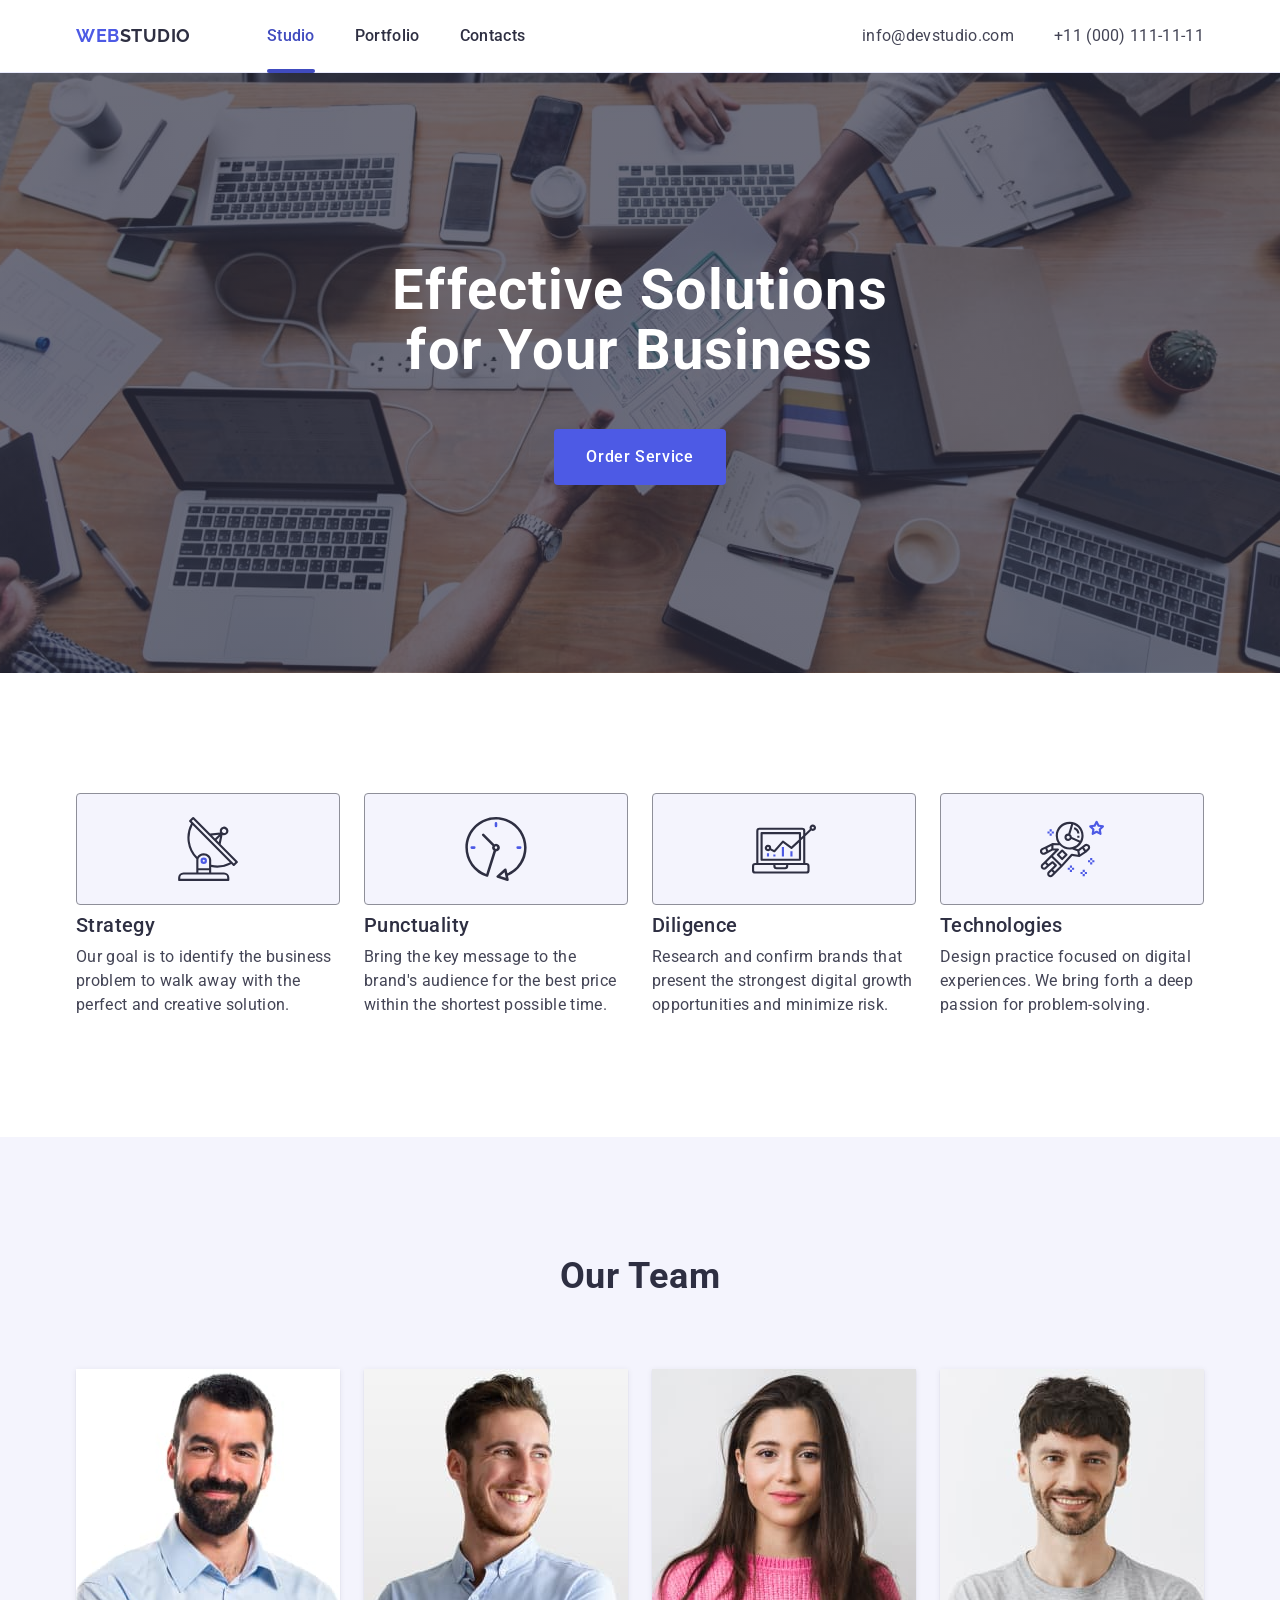
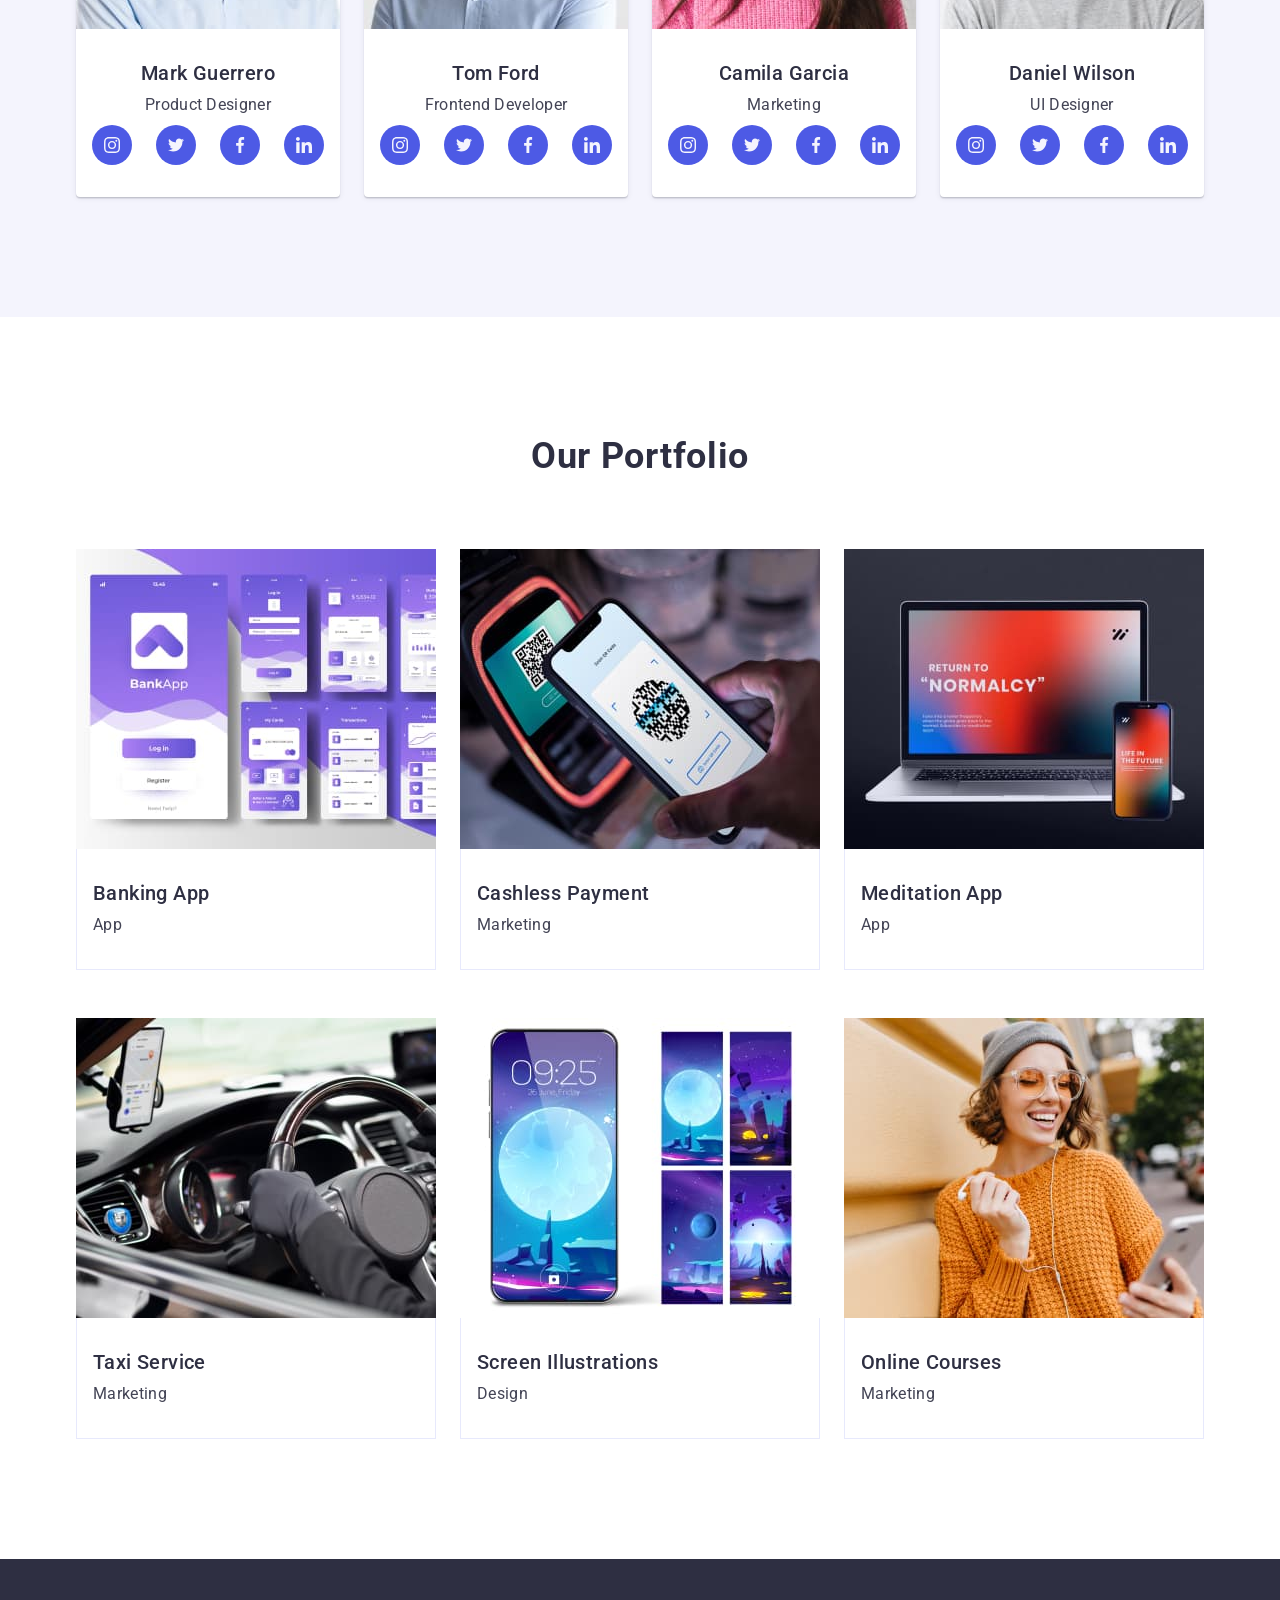
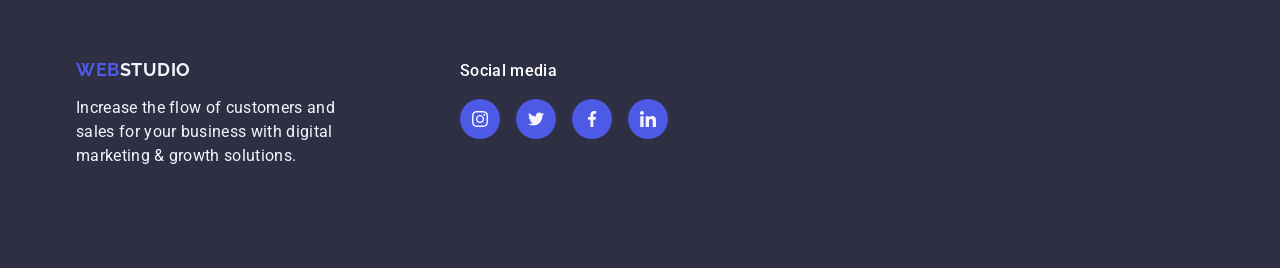
<file: index.html>
<!DOCTYPE html>
<html lang="en">
  <head>
    <meta charset="UTF-8" />
    <meta name="viewport" content="width=device-width, initial-scale=1.0" />
    <title>WebStudio</title>
    <link rel="preconnect" href="https://fonts.googleapis.com" />
    <link rel="preconnect" href="https://fonts.gstatic.com" crossorigin />
    <link
      href="https://fonts.googleapis.com/css2?family=Raleway:wght@700&family=Roboto:wght@400;500;700;900&display=swap"
      rel="stylesheet"
    />
    <link
      rel="stylesheet"
      href="https://cdn.jsdelivr.net/npm/modern-normalize@2.0.0/modern-normalize.min.css"
    />
    <link rel="stylesheet" href="./css/styles.css" />
  </head>
  <body>
    <header class="page-header">
      <div class="container">
        <nav class="page-nav">
          <a class="page-logo" href="./index.html">Web<span>Studio</span></a>
          <ul class="nav-list">
            <li class="nav-item">
              <a class="link" href="./index.html">Studio</a>
            </li>
            <li class="nav-item"><a class="link" href="">Portfolio</a></li>
            <li class="nav-item"><a class="link" href="">Contacts</a></li>
          </ul>
        </nav>
        <address class="address-header">
          <ul class="address-list">
            <li class="address-item">
              <a class="link" href="mailto:info@devstudio.com"
                >info@devstudio.com</a
              >
            </li>
            <li class="address-item">
              <a class="link" href="tel:+110001111111">+11 (000) 111-11-11</a>
            </li>
          </ul>
        </address>
      </div>
    </header>
    <main>
      <section class="section page-hero">
        <div class="container">
          <h1 class="hero-title">Effective Solutions for Your Business</h1>
          <button class="hero-btn" type="button">Order Service</button>
        </div>
      </section>
      <section class="section features">
        <div class="container">
          <h2 class="visually-hidden">Features</h2>
          <ul class="features-list">
            <li class="features-item">
              <div class="features-icon-wrapper">
                <svg class="icon" width="64" height="64">
                  <use href="./images/icons.svg#antenna"></use>
                </svg>
              </div>
              <h3 class="item-title">Strategy</h3>
              <p class="item-text">
                Our goal is to identify the business problem to walk away with
                the perfect and creative solution.
              </p>
            </li>
            <li class="features-item">
              <div class="features-icon-wrapper">
                <svg class="icon" width="64" height="64">
                  <use href="./images/icons.svg#clock"></use>
                </svg>
              </div>
              <h3 class="item-title">Punctuality</h3>
              <p class="item-text">
                Bring the key message to the brand's audience for the best price
                within the shortest possible time.
              </p>
            </li>
            <li class="features-item">
              <div class="features-icon-wrapper">
                <svg class="icon" width="64" height="64">
                  <use href="./images/icons.svg#diagram"></use>
                </svg>
              </div>
              <h3 class="item-title">Diligence</h3>
              <p class="item-text">
                Research and confirm brands that present the strongest digital
                growth opportunities and minimize risk.
              </p>
            </li>
            <li class="features-item">
              <div class="features-icon-wrapper">
                <svg class="icon" width="64" height="64">
                  <use href="./images/icons.svg#astronaut"></use>
                </svg>
              </div>
              <h3 class="item-title">Technologies</h3>
              <p class="item-text">
                Design practice focused on digital experiences. We bring forth a
                deep passion for problem-solving.
              </p>
            </li>
          </ul>
        </div>
      </section>
      <section class="section team">
        <div class="container">
          <h2 class="title">Our Team</h2>
          <ul class="team-list">
            <li class="team-item">
              <div class="thumb">
                <img src="./images/img-4.jpg" alt="Mark Guerrero" width="264" />
              </div>
              <div class="card-content">
                <h3 class="item-title">Mark Guerrero</h3>
                <p class="item-text">Product Designer</p>
                <ul class="social-links-list">
                  <li class="social-links-item">
                    <a
                      class="link"
                      href="https://www.instagram.com/"
                      target="_blank"
                    >
                      <svg class="social-links-icon" width="16" height="16">
                        <use href="./images/icons.svg#instagram"></use>
                      </svg>
                    </a>
                  </li>
                  <li class="social-links-item">
                    <a class="link" href="https://x.com/" target="_blank">
                      <svg class="social-links-icon" width="16" height="16">
                        <use href="./images/icons.svg#twitter"></use>
                      </svg>
                    </a>
                  </li>
                  <li class="social-links-item">
                    <a
                      class="link"
                      href="https://www.facebook.com/"
                      target="_blank"
                    >
                      <svg class="social-links-icon" width="16" height="16">
                        <use href="./images/icons.svg#facebook"></use>
                      </svg>
                    </a>
                  </li>
                  <li class="social-links-item">
                    <a
                      class="link"
                      href="https://www.linkedin.com/"
                      target="_blank"
                    >
                      <svg class="social-links-icon" width="16" height="16">
                        <use href="./images/icons.svg#linkedin"></use>
                      </svg>
                    </a>
                  </li>
                </ul>
              </div>
            </li>
            <li class="team-item">
              <div class="thumb">
                <img src="./images/img-1.jpg" alt="Tom Ford" width="264" />
              </div>
              <div class="card-content">
                <h3 class="item-title">Tom Ford</h3>
                <p class="item-text">Frontend Developer</p>
                <ul class="social-links-list">
                  <li class="social-links-item">
                    <a
                      class="link"
                      href="https://www.instagram.com/"
                      target="_blank"
                    >
                      <svg class="social-links-icon" width="16" height="16">
                        <use href="./images/icons.svg#instagram"></use>
                      </svg>
                    </a>
                  </li>
                  <li class="social-links-item">
                    <a class="link" href="https://x.com/" target="_blank">
                      <svg class="social-links-icon" width="16" height="16">
                        <use href="./images/icons.svg#twitter"></use>
                      </svg>
                    </a>
                  </li>
                  <li class="social-links-item">
                    <a
                      class="link"
                      href="https://www.facebook.com/"
                      target="_blank"
                    >
                      <svg class="social-links-icon" width="16" height="16">
                        <use href="./images/icons.svg#facebook"></use>
                      </svg>
                    </a>
                  </li>
                  <li class="social-links-item">
                    <a
                      class="link"
                      href="https://www.linkedin.com/"
                      target="_blank"
                    >
                      <svg class="social-links-icon" width="16" height="16">
                        <use href="./images/icons.svg#linkedin"></use>
                      </svg>
                    </a>
                  </li>
                </ul>
              </div>
            </li>
            <li class="team-item">
              <div class="thumb">
                <img src="./images/img-2.jpg" alt="Camila Garcia" width="264" />
              </div>
              <div class="card-content">
                <h3 class="item-title">Camila Garcia</h3>
                <p class="item-text">Marketing</p>
                <ul class="social-links-list">
                  <li class="social-links-item">
                    <a
                      class="link"
                      href="https://www.instagram.com/"
                      target="_blank"
                    >
                      <svg class="social-links-icon" width="16" height="16">
                        <use href="./images/icons.svg#instagram"></use>
                      </svg>
                    </a>
                  </li>
                  <li class="social-links-item">
                    <a class="link" href="https://x.com/" target="_blank">
                      <svg class="social-links-icon" width="16" height="16">
                        <use href="./images/icons.svg#twitter"></use>
                      </svg>
                    </a>
                  </li>
                  <li class="social-links-item">
                    <a
                      class="link"
                      href="https://www.facebook.com/"
                      target="_blank"
                    >
                      <svg class="social-links-icon" width="16" height="16">
                        <use href="./images/icons.svg#facebook"></use>
                      </svg>
                    </a>
                  </li>
                  <li class="social-links-item">
                    <a
                      class="link"
                      href="https://www.linkedin.com/"
                      target="_blank"
                    >
                      <svg class="social-links-icon" width="16" height="16">
                        <use href="./images/icons.svg#linkedin"></use>
                      </svg>
                    </a>
                  </li>
                </ul>
              </div>
            </li>
            <li class="team-item">
              <div class="thumb">
                <img src="./images/img-3.jpg" alt="Daniel Wilson" width="264" />
              </div>
              <div class="card-content">
                <h3 class="item-title">Daniel Wilson</h3>
                <p class="item-text">UI Designer</p>
                <ul class="social-links-list">
                  <li class="social-links-item">
                    <a
                      class="link"
                      href="https://www.instagram.com/"
                      target="_blank"
                    >
                      <svg class="social-links-icon" width="16" height="16">
                        <use href="./images/icons.svg#instagram"></use>
                      </svg>
                    </a>
                  </li>
                  <li class="social-links-item">
                    <a class="link" href="https://x.com/" target="_blank">
                      <svg class="social-links-icon" width="16" height="16">
                        <use href="./images/icons.svg#twitter"></use>
                      </svg>
                    </a>
                  </li>
                  <li class="social-links-item">
                    <a
                      class="link"
                      href="https://www.facebook.com/"
                      target="_blank"
                    >
                      <svg class="social-links-icon" width="16" height="16">
                        <use href="./images/icons.svg#facebook"></use>
                      </svg>
                    </a>
                  </li>
                  <li class="social-links-item">
                    <a
                      class="link"
                      href="https://www.linkedin.com/"
                      target="_blank"
                    >
                      <svg class="social-links-icon" width="16" height="16">
                        <use href="./images/icons.svg#linkedin"></use>
                      </svg>
                    </a>
                  </li>
                </ul>
              </div>
            </li>
          </ul>
        </div>
      </section>
      <section class="section portfolio">
        <div class="container">
          <h2 class="title">Our Portfolio</h2>
          <ul class="portfolio-list">
            <li class="portfolio-item">
              <div class="thumb">
                <img src="./images/img-5.jpg" alt="Banking Ap" width="360" />

                <p class="overlay-text">
                  14 Stylish and User-Friendly App Design Concepts · Task
                  Manager App · Calorie Tracker App · Exotic Fruit Ecommerce App
                  · Cloud Storage App
                </p>
              </div>
              <div class="card-content">
                <h3 class="item-title">Banking App</h3>
                <p class="item-text">App</p>
              </div>
            </li>
            <li class="portfolio-item">
              <div class="thumb">
                <img
                  src="./images/img-6.jpg"
                  alt="Cashless Payment"
                  width="360"
                />

                <p class="overlay-text">
                  14 Stylish and User-Friendly App Design Concepts · Task
                  Manager App · Calorie Tracker App · Exotic Fruit Ecommerce App
                  · Cloud Storage App
                </p>
              </div>
              <div class="card-content">
                <h3 class="item-title">Cashless Payment</h3>
                <p class="item-text">Marketing</p>
              </div>
            </li>
            <li class="portfolio-item">
              <div class="thumb">
                <img
                  src="./images/img-7.jpg"
                  alt="Meditation App"
                  width="360"
                />

                <p class="overlay-text">
                  14 Stylish and User-Friendly App Design Concepts · Task
                  Manager App · Calorie Tracker App · Exotic Fruit Ecommerce App
                  · Cloud Storage App
                </p>
              </div>
              <div class="card-content">
                <h3 class="item-title">Meditation App</h3>
                <p class="item-text">App</p>
              </div>
            </li>
            <li class="portfolio-item">
              <div class="thumb">
                <img src="./images/img-8.jpg" alt="Taxi Service" width="360" />

                <p class="overlay-text">
                  14 Stylish and User-Friendly App Design Concepts · Task
                  Manager App · Calorie Tracker App · Exotic Fruit Ecommerce App
                  · Cloud Storage App
                </p>
              </div>
              <div class="card-content">
                <h3 class="item-title">Taxi Service</h3>
                <p class="item-text">Marketing</p>
              </div>
            </li>
            <li class="portfolio-item">
              <div class="thumb">
                <img
                  src="./images/img-9.jpg"
                  alt="Screen Illustrations"
                  width="360"
                />

                <p class="overlay-text">
                  14 Stylish and User-Friendly App Design Concepts · Task
                  Manager App · Calorie Tracker App · Exotic Fruit Ecommerce App
                  · Cloud Storage App
                </p>
              </div>
              <div class="card-content">
                <h3 class="item-title">Screen Illustrations</h3>
                <p class="item-text">Design</p>
              </div>
            </li>
            <li class="portfolio-item">
              <div class="thumb">
                <img
                  src="./images/img-10.jpg"
                  alt="Online Courses"
                  width="360"
                />

                <p class="overlay-text">
                  14 Stylish and User-Friendly App Design Concepts · Task
                  Manager App · Calorie Tracker App · Exotic Fruit Ecommerce App
                  · Cloud Storage App
                </p>
              </div>
              <div class="card-content">
                <h3 class="item-title">Online Courses</h3>
                <p class="item-text">Marketing</p>
              </div>
            </li>
          </ul>
        </div>
      </section>
    </main>
    <footer class="page-footer">
      <div class="container">
        <div class="footer-info">
          <a class="page-logo" href="./index.html"
            >Web<span class="logo-text">Studio</span></a
          >
          <p class="footer-text">
            Increase the flow of customers and sales for your business with
            digital marketing & growth solutions.
          </p>
        </div>
        <div class="social-media">
          <p class="social-media-title">Social media</p>
          <ul class="social-links-list">
            <li class="social-links-item">
              <a class="link" href="https://www.instagram.com/" target="_blank">
                <svg class="social-links-icon" width="24" height="24">
                  <use href="./images/icons.svg#instagram"></use>
                </svg>
              </a>
            </li>
            <li class="social-links-item">
              <a class="link" href="https://x.com/" target="_blank">
                <svg class="social-links-icon" width="24" height="24">
                  <use href="./images/icons.svg#twitter"></use>
                </svg>
              </a>
            </li>
            <li class="social-links-item">
              <a class="link" href="https://www.facebook.com/" target="_blank">
                <svg class="social-links-icon" width="24" height="24">
                  <use href="./images/icons.svg#facebook"></use>
                </svg>
              </a>
            </li>
            <li class="social-links-item">
              <a class="link" href="https://www.linkedin.com/" target="_blank">
                <svg class="social-links-icon" width="24" height="24">
                  <use href="./images/icons.svg#linkedin"></use>
                </svg>
              </a>
            </li>
          </ul>
        </div>
      </div>
    </footer>
  </body>
</html>
</file>
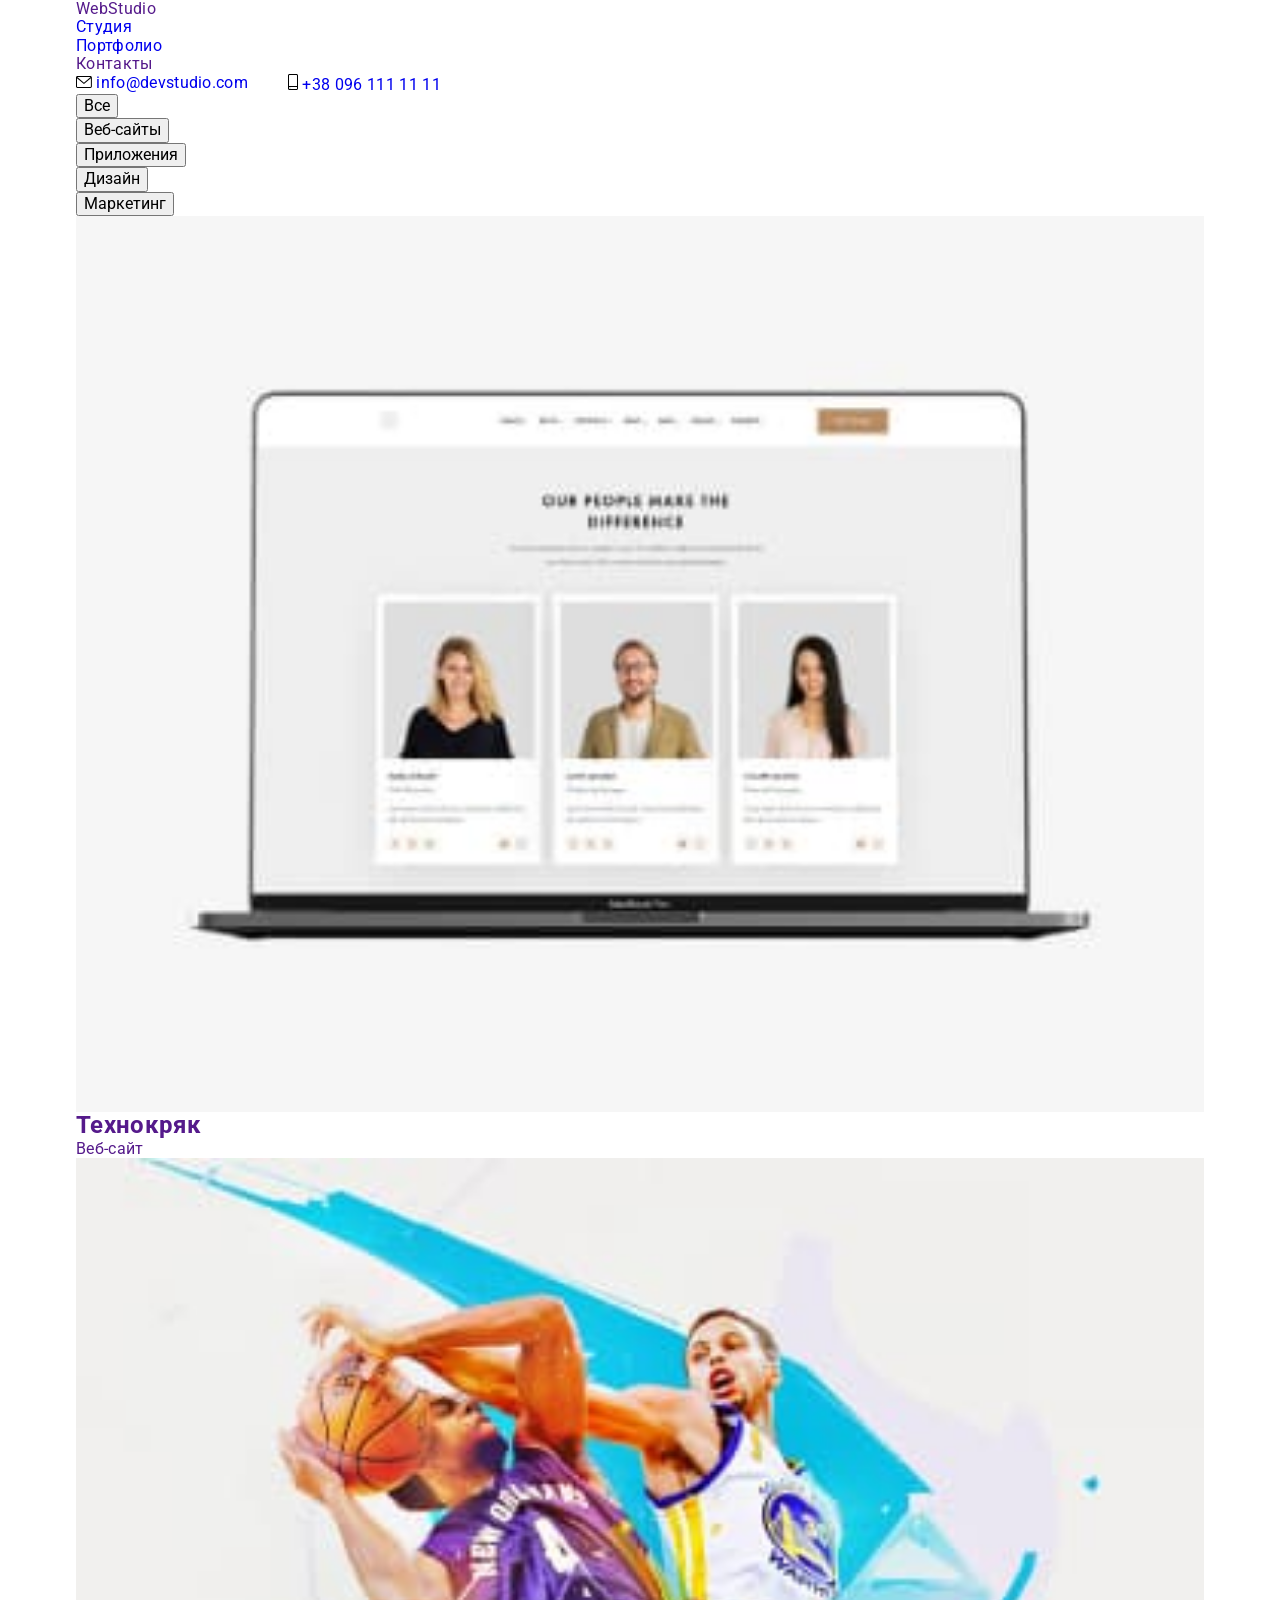
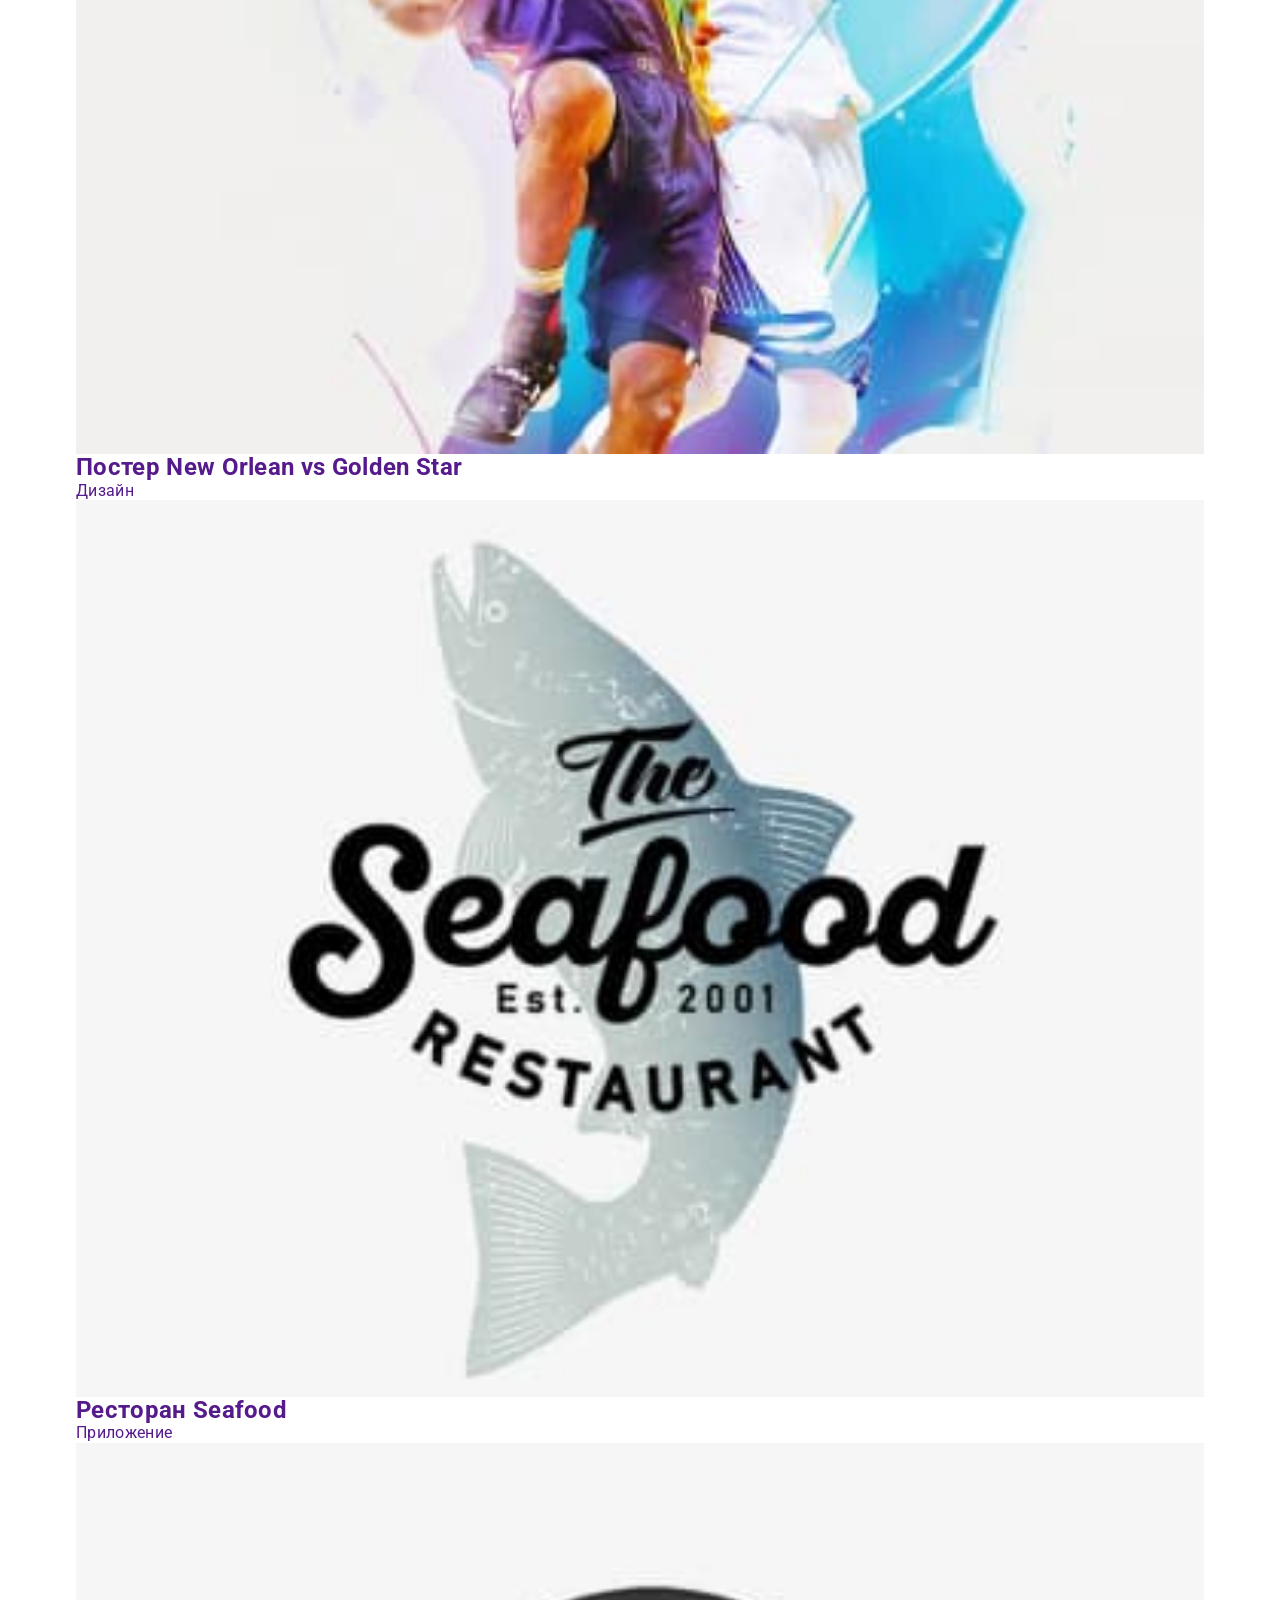
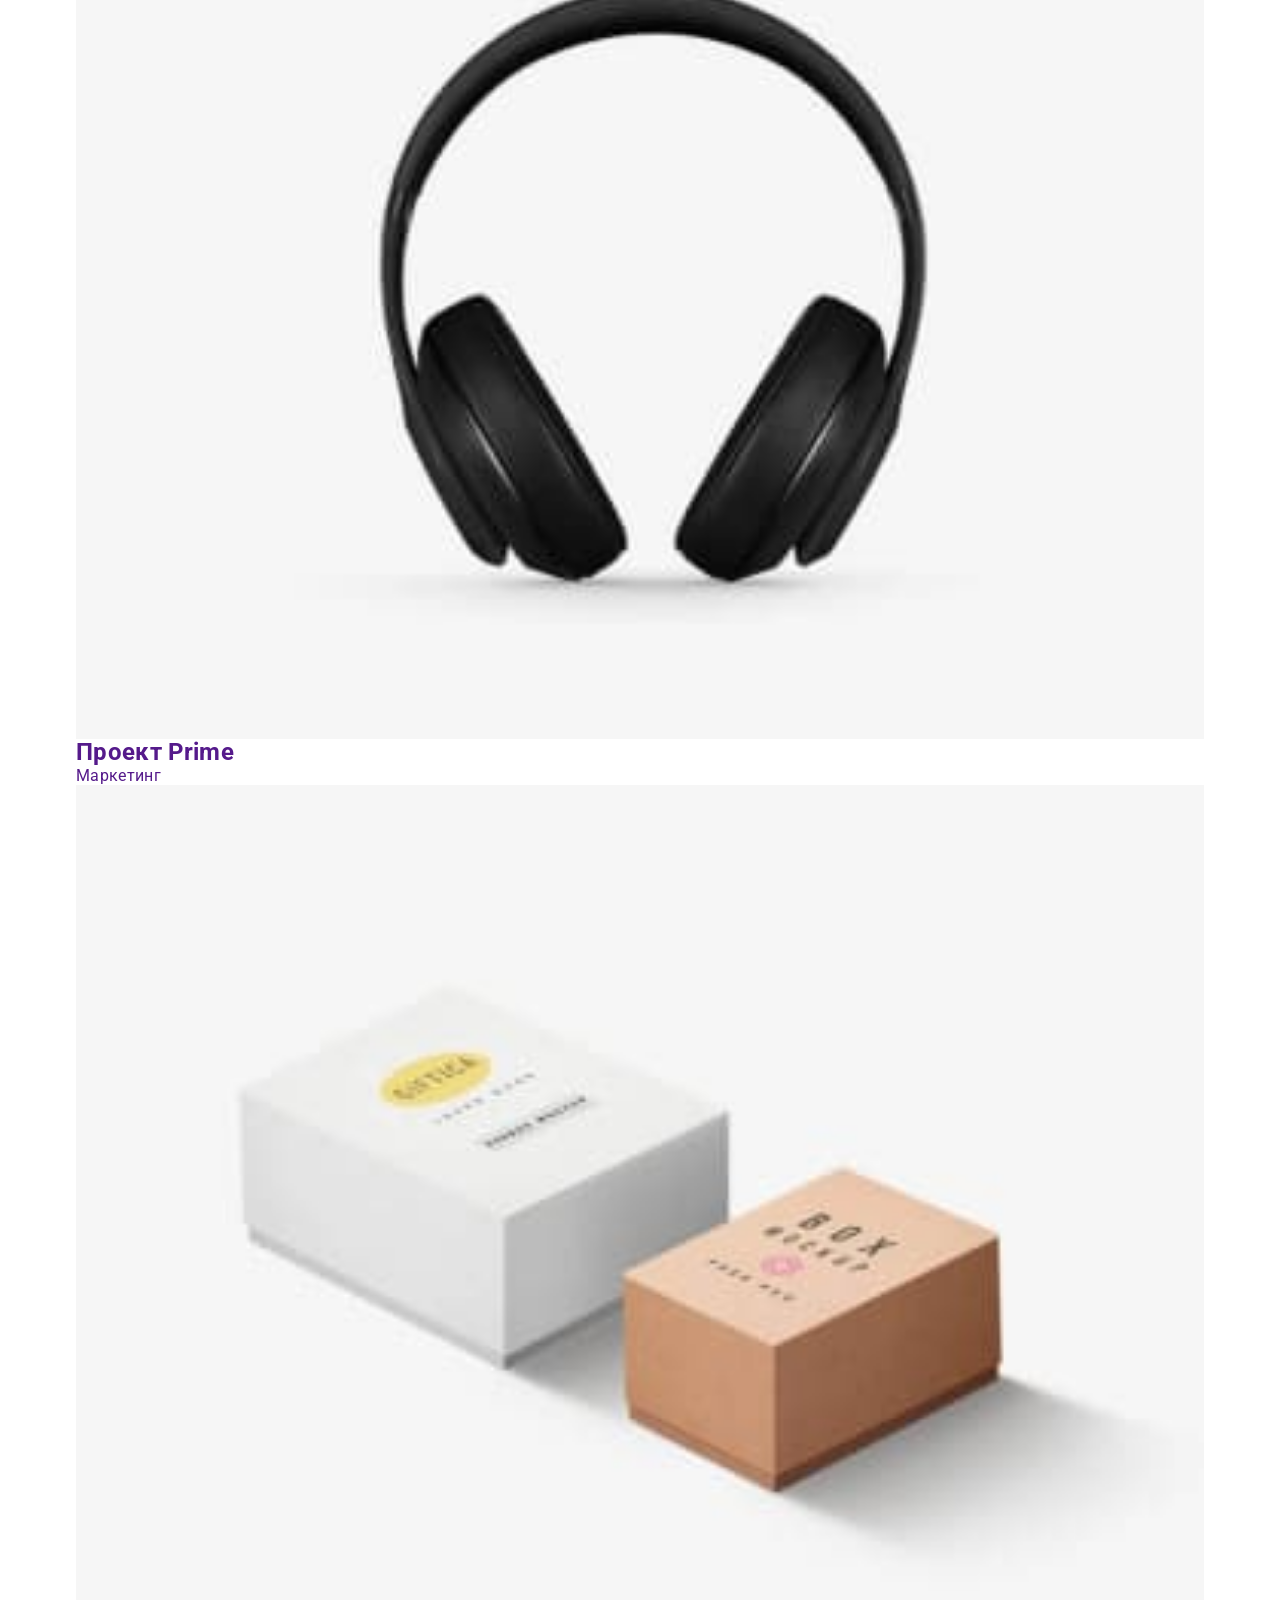
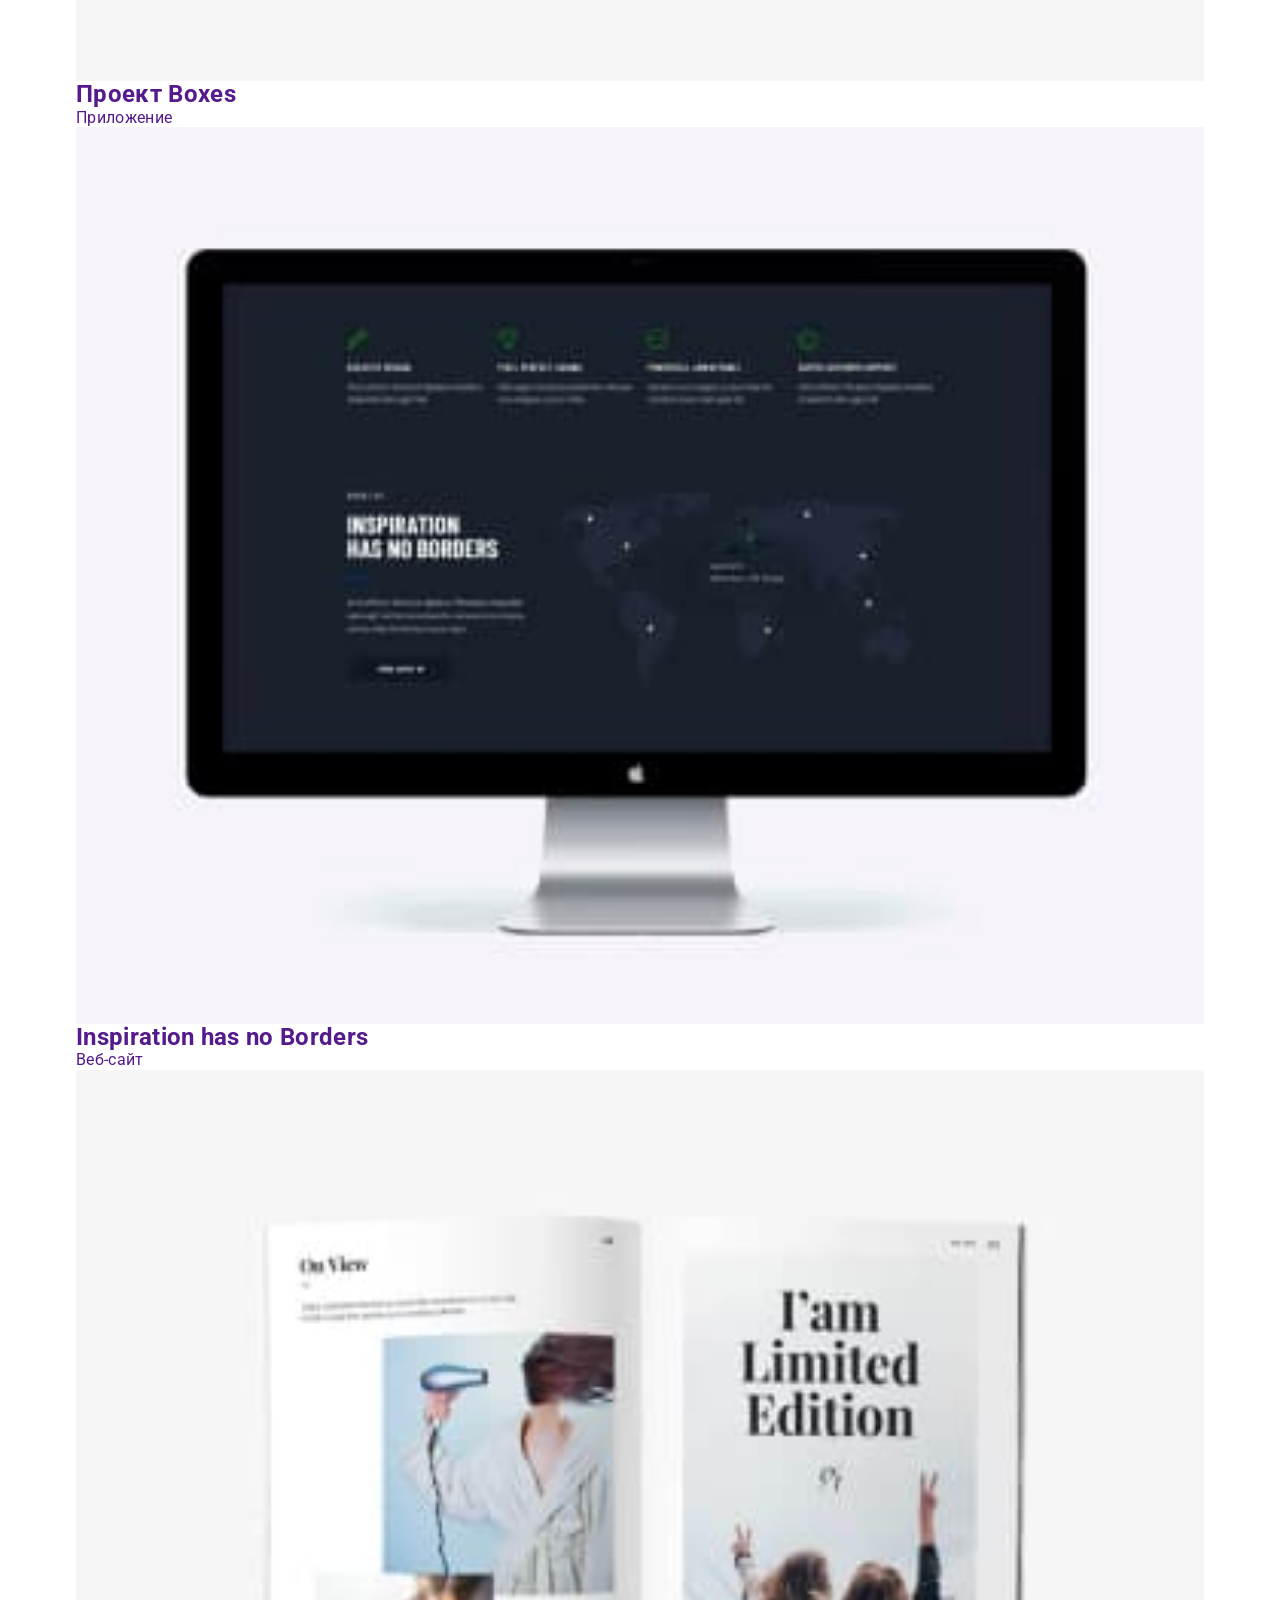
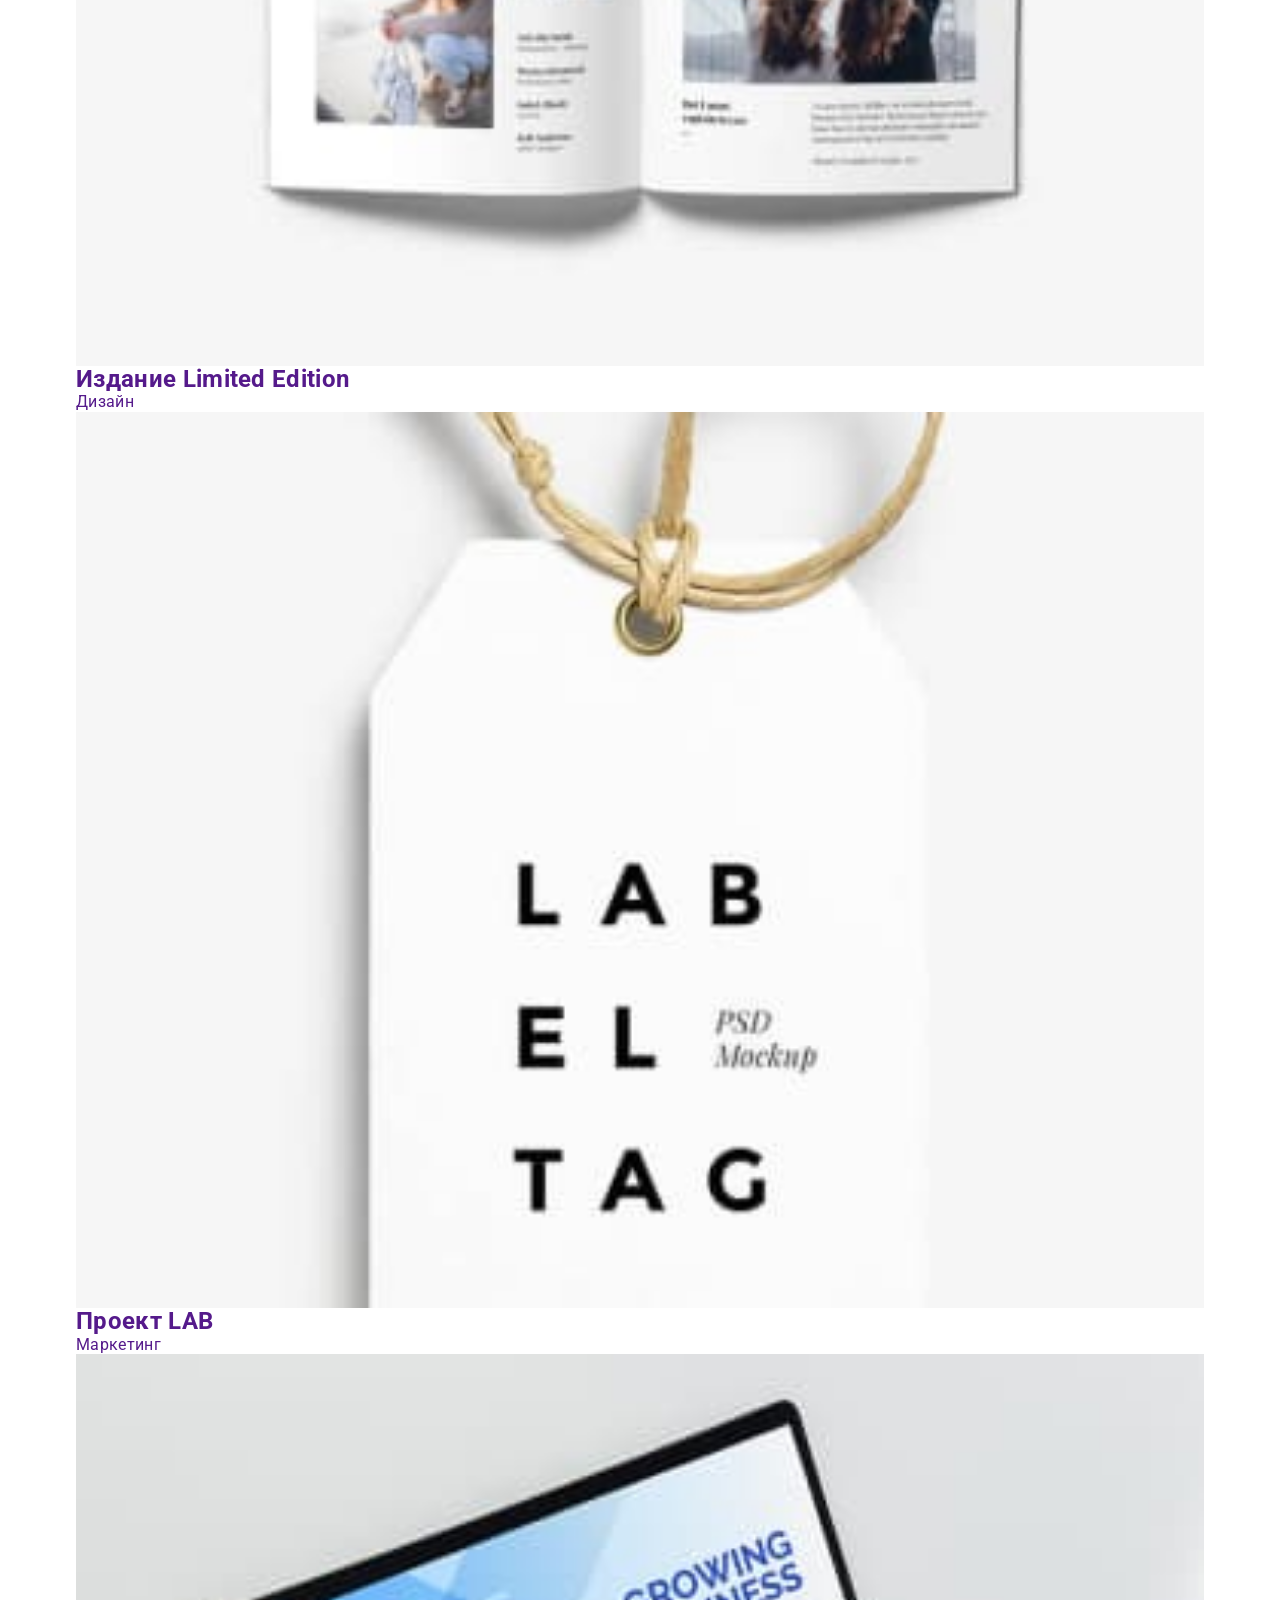
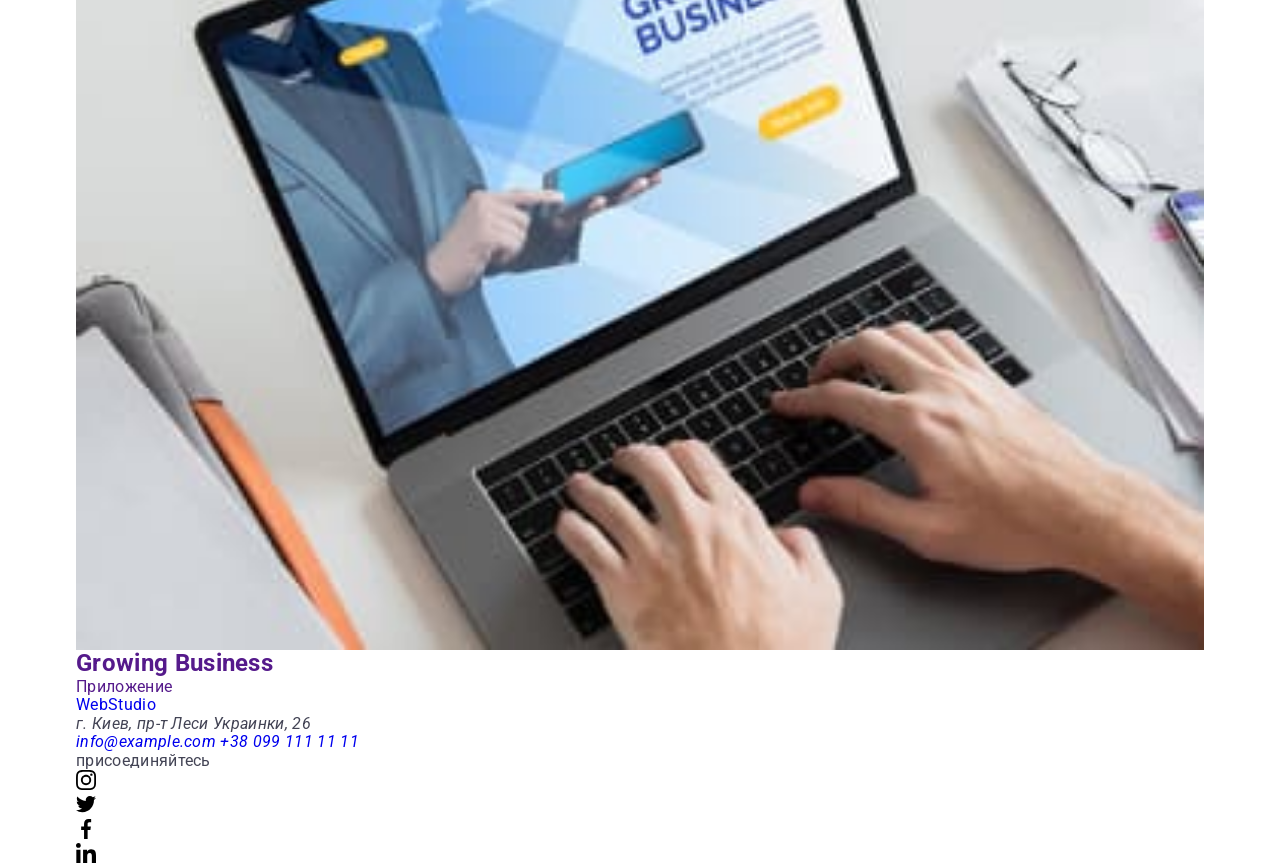
<file: portfolio.html>
<!DOCTYPE html>
<html lang="en">
<head>
    <meta charset="UTF-8">
    <meta name="viewport" content="width=device-width, initial-scale=1.0">
    <link rel="preconnect" href="https://fonts.gstatic.com">
    <link href="https://fonts.googleapis.com/css2?family=Raleway:wght@700&family=Roboto:wght@400;500;700;900&display=swap" rel="stylesheet">
    <link rel="stylesheet" href="https://cdnjs.cloudflare.com/ajax/libs/modern-normalize/1.0.0/modern-normalize.min.css" integrity="sha512-ISS7cAi1PEhQ8jnbJpJZMd29NlhNj4AWYyLOSp2CE/CsHxTCu+r+t0D2yoJudVrd0/8fTVPUVDzY5Tvli75u/g==" crossorigin="anonymous" />
    <link rel="stylesheet" href="./css/styles.css">
    <title>Document</title>
</head>
<body>
    <header class="header-portfolio">
        <div class="container main-nav">
            <nav class="site-nav">
                <a href="" class="logo">Web<span>Studio</span></a>
                <ul class="site-nav-list">
                    <li class="site-nav-item">
                        <a href="./index.html" class="link">Студия</a>
                    </li>
                    <li class="site-nav-item">
                        <a href="./portfolio.html" class="link current">Портфолио</a>
                    </li>
                    <li class="site-nav-item">
                        <a href="" class="link">Контакты</a>
                    </li>
                </ul>
            </nav>
            <address class="address-header">
                <ul class="address-list">
                    <li class="item">
                        <a href="mailto:info@devstudio.com" class="link">
                            <svg class="icon-envelope" width="16" height="12">
                                <use href="./images/symbol-defs.svg#icon-envelope-hover"></use>
                            </svg>
                            info@devstudio.com
                        </a>
                    </li>
                    <li class="item">
                        <a href="tel:+380961111111" class="link">
                            <svg class="icon-smartphone" width="10" height="16">
                                <use href="./images/symbol-defs.svg#icon-smartphone"></use>
                            </svg>
                            +38 096 111 11 11
                        </a>
                    </li>
                </ul>
            </address>
        </div>
    </header>
    <main>
        <section class="portfolio">
            <h1 class="visually-hidden">Наши проекты</h1>   
            <ul class="button-list container">
                <li class="button-item">
                    <button type="button" class="link-button">Все</button>
                </li>
                <li class="button-item">
                    <button type="button" class="link-button">Веб-сайты</button>
                </li>
                <li class="button-item">
                    <button type="button" class="link-button">Приложения</button>
                </li>
                <li class="button-item">
                    <button type="button" class="link-button">Дизайн</button>
                </li>
                <li class="button-item">
                    <button type="button" class="link-button">Маркетинг</button>
                </li>
            </ul>
            <ul class="projects-list container">
                <li class="project-element">
                    <a href="" class="project-link">
                        <img src="./images/portfolioimg/img.jpg" alt="технокряк" width="370">
                        <div class="project-item">
                            <h2 class="project-title">Технокряк</h2>
                            <p class="project-type">Веб-сайт</p>
                        </div>
                    </a>
                </li>
                <li class="project-element">
                    <a href="" class="project-link">
                        <img src="./images/portfolioimg/poster.jpg" alt="постер" width="370">
                        <div class="project-item">
                            <h2 class="project-title">Постер New Orlean vs Golden Star</h2>
                            <p class="project-type">Дизайн</p>
                        </div>
                    </a>
                </li>
                <li class="project-element">
                    <a href="" class="project-link">
                        <img src="./images/portfolioimg/restoran.jpg" alt="ресторан" width="370">
                        <div class="project-item">
                            <h2 class="project-title">Ресторан Seafood</h2>
                            <p class="project-type">Приложение</p>
                        </div>
                    </a>
                </li>
                <li class="project-element">
                    <a href="" class="project-link">
                        <img src="./images/portfolioimg/prime.jpg" alt="проект прайм" width="370">
                        <div class="project-item">
                            <h2 class="project-title">Проект Prime</h2>
                            <p class="project-type">Маркетинг</p>
                        </div>
                    </a>
                </li>
                <li class="project-element">
                    <a href="" class="project-link">
                        <img src="./images/portfolioimg/boxes.jpg" alt="проект боксы" width="370">
                        <div class="project-item">
                            <h2 class="project-title">Проект Boxes</h2>
                            <p class="project-type">Приложение</p>
                        </div>
                    </a>
                </li>
                <li class="project-element">
                    <a href="" class="project-link">
                        <img src="./images/portfolioimg/insp.jpg" alt="фото" width="370">
                        <div class="project-item">
                            <h2 class="project-title">Inspiration has no Borders</h2>
                            <p class="project-type">Веб-сайт</p>
                        </div>
                    </a>
                </li>
                <li class="project-element">
                    <a href="" class="project-link">
                        <img src="./images/portfolioimg/edition.jpg" alt="издание" width="370">
                        <div class="project-item">
                            <h2 class="project-title">Издание Limited Edition</h2>
                            <p class="project-type">Дизайн</p>
                        </div>
                    </a>
                </li>
                <li class="project-element">
                    <a href="" class="project-link">
                        <img src="./images/portfolioimg/proekt.jpg" alt="лаб" width="370">
                        <div class="project-item">
                            <h2 class="project-title">Проект LAB</h2>
                            <p class="project-type">Маркетинг</p>
                        </div>
                    </a>
                </li>
                <li class="project-element">
                    <a href="" class="project-link">
                        <img src="./images/portfolioimg/growing.jpg" alt="бизнес" width="370">
                        <div class="project-item">
                            <h2 class="project-title">Growing Business</h2>
                            <p class="project-type">Приложение</p>
                        </div>
                    </a>
                </li>
            </ul>
        </section>
    </main>
    <footer class="bottom">
        <div class="container">
            <div class="footer-adrs">
                <a href="./index.html" class="logo">Web<span>Studio</span></a>
                <address class="adrs-list">
                    <p class="adrs-item">г. Киев, пр-т Леси Украинки, 26</p>
                    <a href="mailto:info@example.com" class="adrs-link adrs-item">info@example.com</a>
                    <a href="tel:+380991111111" class="adrs-link adrs-item">+38 099 111 11 11</a>
                </address>
            </div>
            <div class="footer-links">
                <p>присоединяйтесь</p>
                <ul class="footer-list">
                    <li class="footer-item">
                        <a href="" class="link">
                            <svg class="footer-icon" width="20" height="20">
                                <use href="./images/symbol-defs.svg#icon-instagram-2"></use>
                            </svg>
                        </a>
                    </li>
                    <li class="footer-item">
                        <a href="" class="link">
                            <svg class="footer-icon" width="20" height="20">
                                <use href="./images/symbol-defs.svg#icon-twitter-1"></use>
                            </svg>
                        </a>
                    </li>
                    <li class="footer-item">
                        <a href="" class="link">
                            <svg class="footer-icon" width="20" height="20">
                                <use href="./images/symbol-defs.svg#icon-facebook-1"></use>
                            </svg>
                        </a>
                    </li>
                    <li class="footer-item">
                        <a href="" class="link">
                            <svg class="footer-icon" width="20" height="20">
                                <use href="./images/symbol-defs.svg#icon-linkedin-1"></use>
                            </svg>
                        </a>
                    </li>
                </ul>
            </div>
        </div>
    </footer>
</body>
</html>
</file>
<file: css/styles.css>
body {
  font-family: "Roboto", sans-serif;
  background: #fff;
  color: #434455;
  font-size: 16px;
  letter-spacing: 0.02em;
}

h1, h2, h3, h4, h5, h6, p {
	margin: 0;
}

ul {
  margin: 0;
  padding-left: 0;
  list-style-type: none;
}

a {
  text-decoration: none;
}

img {
  display: block;
  width: 100%;
}

.container { 
  max-width: 1158px;
  padding-left: 15px;
  padding-right: 15px;
  margin-left:  auto;
  margin-right:  auto;
}

.visually-hidden {
  position: absolute;
  width: 1px;
  height: 1px;
  margin: -1px;
  border: 0;
  padding: 0;
  white-space: nowrap;
  clip-path: inset(100%);
  clip: rect(0 0 0 0);
  overflow: hidden;
}

.section {
  padding: 120px 0;
}

.page-header {
  border-bottom: 1px solid #e7e9fc;
  box-shadow: 0 1px 6px 0 rgba(46, 47, 66, 0.08), 0 1px 1px 0 rgba(46, 47, 66, 0.16), 0 2px 1px 0 rgba(46, 47, 66, 0.08);
}

.page-header .container {
  display: flex;
  justify-content: space-between;
  align-items: center;
  line-height: 1.5;
}

.page-logo {
  margin-right: 76px;
  font-family: "Raleway", sans-serif;
  font-weight: 700;
  font-size: 18px;
  line-height: 1.17;
  letter-spacing: 0.03em;
  text-transform: uppercase;
  color: #4d5ae5;
}

.page-logo span {
  color: #2e2f42;
}

.page-nav {
  display: flex;
  align-items: center;
}

.nav-list {
  display: flex;
  gap: 40px;
  font-weight: 500;
}

.nav-item .link {
  display: block;
  color: #2e2f42;
  padding: 24px 0;
  transition: color 250ms cubic-bezier(0.4, 0, 0.2, 1);
}

.nav-item:nth-child(1) .link {
  position: relative;
  color: #404bbf;
}

.nav-item:nth-child(1) .link::after {
  content: '';
  position: absolute;
  display: block;
  left: 0;
  bottom: -1px;
  border-radius: 2px;
  width: 100%;
  height: 4px;
  background-color: #404bbf;
}

.address-header {
  font-style: normal;
}

.address-list {
  display: flex;
  gap: 40px;
}

.address-item .link {
  color: #434455;
  transition: color 250ms cubic-bezier(0.4, 0, 0.2, 1);
}

.nav-item .link:hover,
.nav-item .link:focus,
.address-list .link:hover,
.address-list .link:focus {
  color: #404bbf;
}

.page-hero {
  padding: 188px 0;
  max-width: 1440px;
  background-color: #2e2f42;
  background-image: linear-gradient(rgba(46, 47, 66, 0.7), rgba(46, 47, 66, 0.7)), url(../images/people-office.jpg);
  background-repeat: no-repeat;
  background-size: cover;
  background-position: center center;
  text-align: center;
}

.hero-title {
  max-width: 496px;
  margin: 0 auto 48px auto;
  font-weight: 700;
  font-size: 56px;
  line-height: 1.07;
  letter-spacing: 0.02em;
  color: #fff;
}

.hero-btn {
  display: block;
  margin: 0 auto;
  padding: 16px 32px;
  min-width: 169px;
  height: 56px;
  font-family: "Roboto", sans-serif;
  border: none;
  font-weight: 500;
  line-height: 1.5;
  letter-spacing: 0.04em;
  background-color: #4d5ae5;
  border-radius: 4px;
  color: #fff;
  cursor: pointer;
  transition: background-color 250ms cubic-bezier(0.4, 0, 0.2, 1);
}

.hero-btn:hover,
.hero-btn:focus {
  background-color: #404bbf;
}

.features-list {
  display: flex;
  gap: 24px;
}

.features-item {
  flex-basis: calc((100% - 3 * 24px) / 4);
}

.features-icon-wrapper {
  display: flex;
  align-items: center;
  justify-content: center;
  height: 112px;
  padding: 24px 0;
  margin-bottom: 8px;;
  border: 1px solid #8e8f99;
  border-radius: 4px;
  background-color: #f4f4fd;
}

.features-icon-wrapper .icon {
  display: block;
  margin: 0 auto;
}

.item-title {
  margin-bottom: 8px;
  font-weight: 500;
  font-size: 20px;
  line-height: 1.2;
  letter-spacing: 0.02em;
  color: #2e2f42;
}

.item-text {
  font-size: 16px;
  line-height: 1.5;
}

.team {
  background-color: #f4f4fd;
}

.title {
  margin-bottom: 72px;
  font-weight: 700;
  font-size: 36px;
  line-height: 1.11;
  letter-spacing: 0.02em;
  text-transform: capitalize;
  text-align: center;
  color: #2e2f42;
}

.team-list {
  display: flex;
  gap: 24px;
}

.team-item {
  flex-basis: calc((100% - 3 * 24px) / 4);
  border-radius: 0 0 4px 4px;
  text-align: center;
  background-color: #fff;
  box-shadow: 0 2px 1px 0 rgba(46, 47, 66, 0.08), 0 1px 1px 0 rgba(46, 47, 66, 0.16), 0 1px 6px 0 rgba(46, 47, 66, 0.08);
}

.card-content {
  padding: 32px 0;
}

.team-item .item-text {
  margin-bottom: 8px;
}

.social-links-list {
  display: flex;
  justify-content: center;
  gap: 24px;
}

.social-links-item .link {
  display: flex;
  align-items: center;
  justify-content: center;
  width: 40px;
  height: 40px;
  padding: 12px;
  border-radius: 50%;
  background-color: #4d5ae5;
  color: #f4f4fd;
  transition: background-color 250ms cubic-bezier(0.4, 0, 0.2, 1);
}

.social-links-item .link:hover,
.social-links-item .link:focus {
  background-color: #404bbf;
}

.social-links-icon {
  fill: currentColor;
}

.portfolio-list {
  display: flex;
  flex-wrap: wrap;
  gap: 24px;
  row-gap: 48px;
}

.portfolio-item {
  flex-basis: calc((100% - 2 * 24px) / 3);
  transition: box-shadow 250ms cubic-bezier(0.4, 0, 0.2, 1);
}

.portfolio-item:hover,
.portfolio-item:focus {
  box-shadow: 0 2px 1px 0 rgba(46, 47, 66, 0.08), 0 1px 1px 0 rgba(46, 47, 66, 0.16), 0 1px 6px 0 rgba(46, 47, 66, 0.08);
}

.thumb {
  position: relative;
  overflow: hidden;
}

.overlay-text {
  position: absolute;
  top: 0;
  left: 0;
  width: 100%;
  height: 100%;
  padding: 40px 32px;
  background-color: #4d5ae5;
  font-size: 16px;
  line-height: 1.5;
  letter-spacing: 0.02em;
  color: #f4f4fd;

  transform: translateY(100%);
  transition: transform 250ms cubic-bezier(0.4, 0, 0.2, 1);
}

.portfolio-item:hover .overlay-text,
.portfolio-item:focus .overlay-text {
  transform: translateY(0);
}

.portfolio-item .card-content {
  padding: 32px 16px;
  border-bottom: 1px solid #e7e9fc;
  border-left: 1px solid #e7e9fc;
  border-right: 1px solid #e7e9fc;
}

.page-footer {
  padding: 100px 0;
  background-color: #2e2f42;
}

.page-footer .container {
  display: flex;
  align-items: baseline;
}

.footer-info {
  margin-right: 120px;
}

.page-footer .page-logo {
  display: inline-block;
  margin-bottom: 16px;
  color: #4d5ae5;
}

.page-logo .logo-text {
  color: #f4f4fd;
}

.footer-text {
  max-width: 264px;
  line-height: 1.5;
  color: #f4f4fd;
}

.page-footer .social-links-list {
  justify-content: start;
  gap: 16px;
}

.social-media-title {
  margin-bottom: 16px;
  font-weight: 500;
  font-size: 16px;
  line-height: 1.5;
  letter-spacing: 0.02em;
  color: #fff;
}

.page-footer .social-links-item .link {
  display: flex;
  justify-content: center;
}

.page-footer .social-links-item .link:hover,
.page-footer .social-links-item .link:focus {
  background-color:  #31d0aa;
}
</file>
